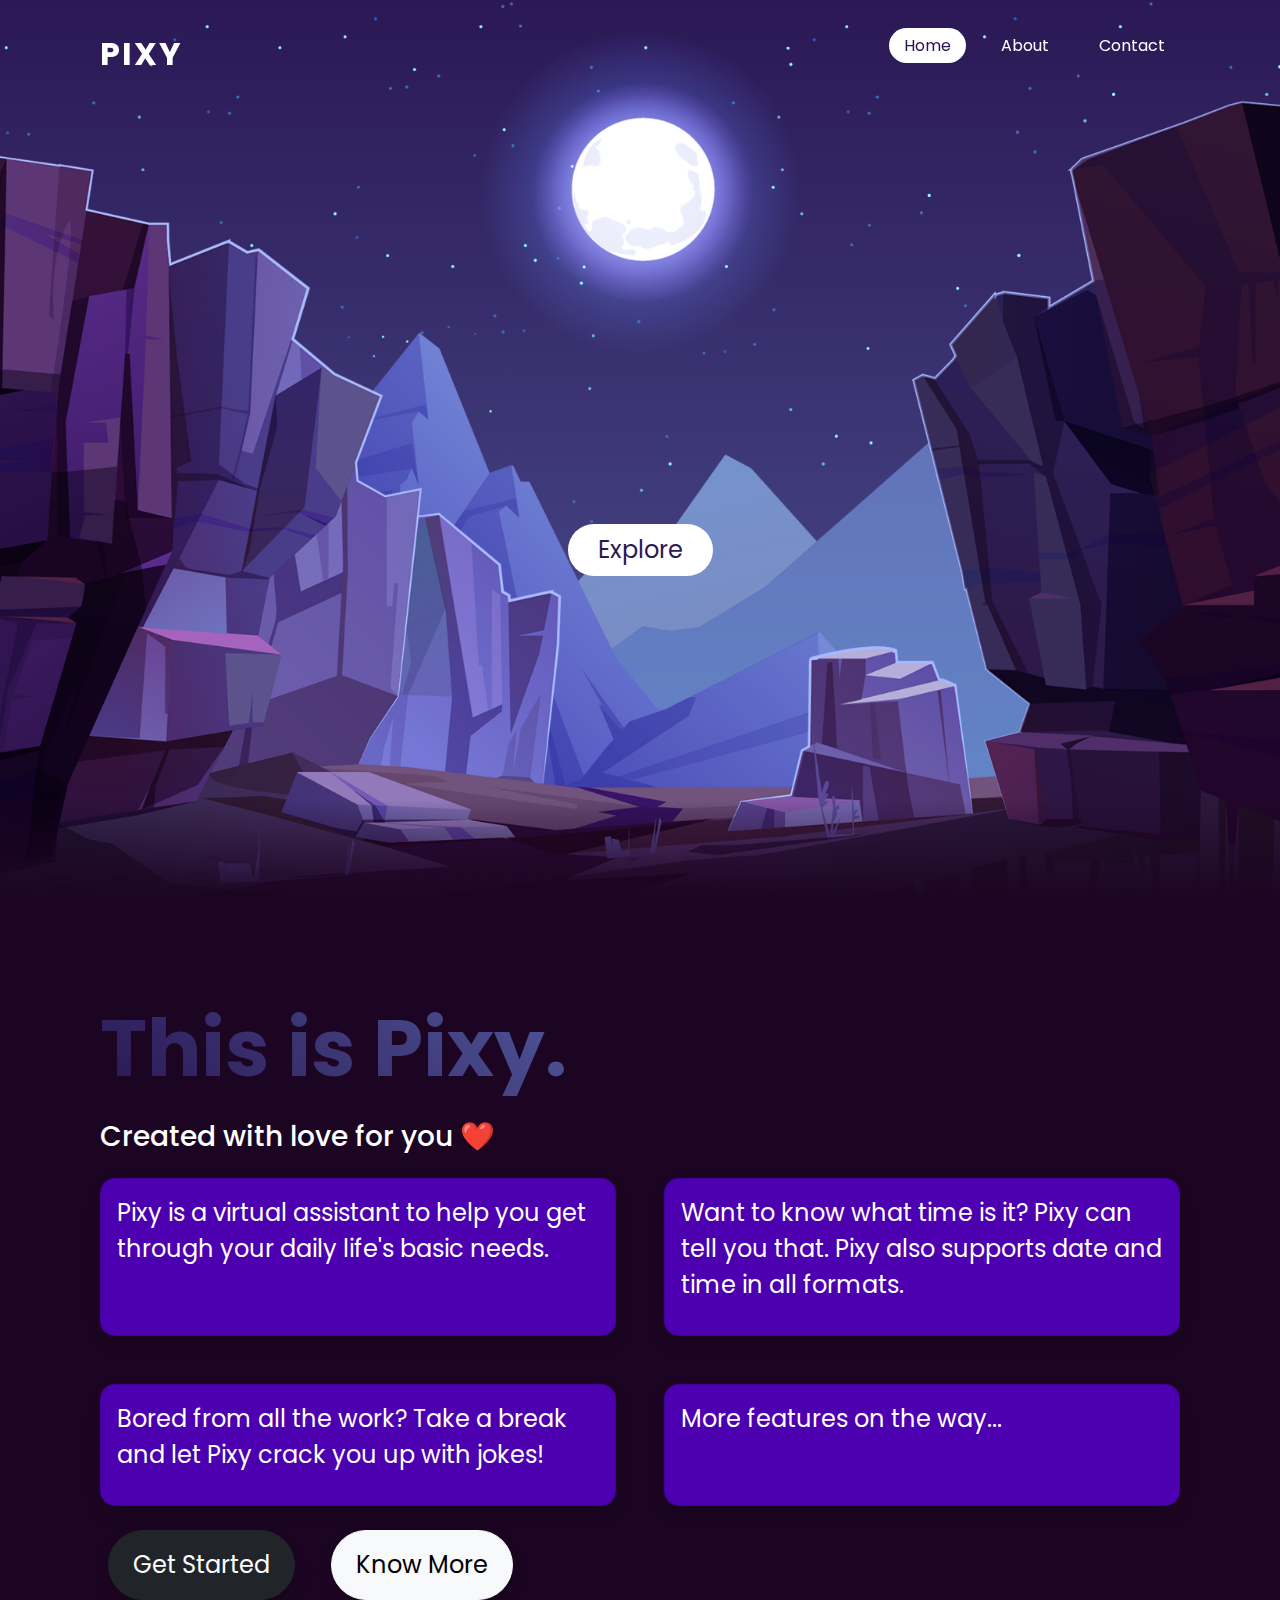
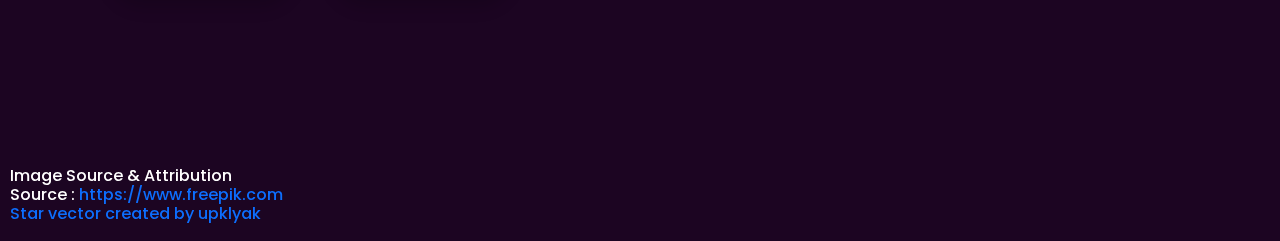
<file: task1/index.html>
<!DOCTYPE html>

<html lang="en">
    <head>
        <meta name="viewport" id="vp" content="user-scalable=no, width=520, initial-scale=0.5, maximum-scale=0.5">
        <title>Home</title>
        <link href="css/bootstrap.css" rel="stylesheet">
        <link href="css/styles.css" rel="stylesheet">
    </head>
    <body>
        <header>
            <a href="#" class="logo">Pixy</a>
            <ul>
                <li><a href="#" class="active">Home</a></li>
                <li><a href="#">About</a></li>
                <li><a href="#">Contact</a></li>
            </ul>
        </header>
        <section>
            <img src="images/stars.png" id="stars">
            <img src="images/moon.png" id="moon">
            <img src="images/mountains_behind.png" id="mountains_behind">
            <h2 id="text">Pixy AI</h2>
            <a href="#sec" id="btn">Explore</a>
            <img src="images/mountains_front.png" id="mountains_front">
        </section>
        <div class="sec" id="sec">
            <h3 id="title" class="mb-4">
                This is Pixy.
            </h3>
            <h3 style="color: #fff" class="mb-4">
                Created with love for you ❤️
            </h3>
            <p>
                <div class="row row-cols-1 row-cols-xl-2 g-5">
                    <div class="col">
                        <div class="card shadow h-100">
                            <div class="card-body">
                                <p>
                                    Pixy is a virtual assistant to help you get through your daily life's basic needs.
                                </p>    
                        </div>
                    </div>
                </div>
                <div class="col">
                     <div class="card shadow h-100">
                        <div class="card-body">
                            <p>
                                Want to know what time is it? Pixy can tell you that. Pixy also supports date and time in all formats.
                            </p>
                        </div>
                    </div>
                </div>
                <div class="col">
                    <div class="card shadow h-100">
                        <div class="card-body">
                            <p>
                                Bored from all the work? Take a break and let Pixy crack you up with jokes!
                            </p>
                        </div>
                    </div>
                </div>
                <div class="col">
                    <div class="card shadow h-100">
                        <div class="card-body">
                            <p>
                                More features on the way...
                            </p>
                        </div>
                    </div>
                </div>
            </div>
            </p>
            <div class="mb-5">
                <a href="#" class="btn btn-dark shadow px-4 py-3 rounded-pill me-4">Get Started</a>
                <a href="#" class="btn btn-light shadow px-4 py-3 rounded-pill">Know More</a>
            </div>
        </div>
        <script src="js/main.js"></script>

        <footer>    
            <h6>
                Image Source & Attribution <br>
                Source : <a href="https://www.freepik.com">https://www.freepik.com</a> <br>
                <a href="https://www.freepik.com/free-vector/mountains-cleft-view-from-bottom-night-scenery-landscape-with-high-rocks-full-moon-with-stars-glowing-peaks_13194970.htm#page=1&query=Scene&position=38">Star vector created by upklyak</a> <br> 
            </h6>
        </footer>
    </body>
</html>
</file>
<file: task1/css/styles.css>
@import url('https://fonts.googleapis.com/css?family=Poppins:300,400,500,600,700,800,900&display=swap');

* {
    margin: 0;
    padding: 0;
    box-sizing: border-box;
    font-family: 'Poppins', sans-serif;
    scroll-behavior: smooth;
}

body {
    min-height: 100vh;
    overflow-x: hidden;
    background: linear-gradient(#2b1855, #7597de);
}

header {
    position: absolute;
    top: 0;
    left: 0;
    width: 100%;
    padding: 30px 100px;
    display: flex;
    justify-content: space-between;
    align-items: center;
    z-index: 1000;
}

header .logo {
    color: #fff;
    font-weight: 700;
    text-decoration: none;
    font-size: 2em;
    text-transform: uppercase;
    Letter-spacing: 2px;
}

header ul {
    display: flex;
    justify-content: center;
    align-items: center;
}

header ul li {
    list-style: none;
    margin-left: 20px;
}

header ul li a {
    text-decoration: none;
    padding: 6px 15px;
    color: #fff;
    border-radius: 20px;
}

header ul li a:hover ,
header ul li a.active
{
    background: #fff;
    color: #2b1055;
}

section {
    position: relative;
    width: 100%;
    height: 100vh;
    padding: 100px;
    display: flex;
    justify-content: center;
    align-items: center;
    overflow: hidden;
}

section::before {
    content: '';
    position: absolute;
    bottom: 0;
    width: 100%;
    height: 100px;
    background: linear-gradient(to top, #1c0522, transparent);
    z-index: 1000;
}

section img {
    position: absolute;
    top: 0;
    left: 0;
    width: 100%;
    height: 100%;
    object-fit: cover;
    pointer-events: none; 
}

section img#moon {
    mix-blend-mode: screen;
}

section img#mountains_front {
    z-index: 10;    
}

#text {
    position: absolute;
    right: -300px;
    color: #fff;
    white-space: nowrap;
    font-size: 7.5vw;
    z-index: 9;
}

#btn {
    text-decoration: none;
    display: inline-block;
    padding: 8px 30px;
    border-radius: 40px;
    background: #fff;
    color: #2b1855;
    font-size: 1.5em;
    z-index: 9;
    transform: translateY(100px);
}

.sec {
    position: relative;
    padding: 100px;
    background: #1c0522;
}

.sec h2 {
    font-size: 3.5em;
    margin-bottom: 10px;
    color: #fff;
}

.sec p {
    font-size: 1em;
    color: #fff;  
}

.card {
    border-radius: 15px;
    background-color: #4c00b0;
}

.card-title {
    padding: 15px;
    margin: 10px 0;
}

.card-body {
    font-size: x-large;
}

.btn {
    font-size: x-large;
    margin: 8px 8px;
    padding: 8px 15px;
    border-radius: 0.7rem;
}

#title {
    font-size: 5rem;
    font-weight: bold;
    background: linear-gradient(45deg, #2b1855, #7597de);
    background-clip: text;
    -webkit-background-clip: text;
    color: transparent;
}

footer {
    padding: 10px;
    background: #1c0522;
}

footer h6 {
    color: #fff;
}

footer h6 a {
    text-decoration: none;
}
</file>
